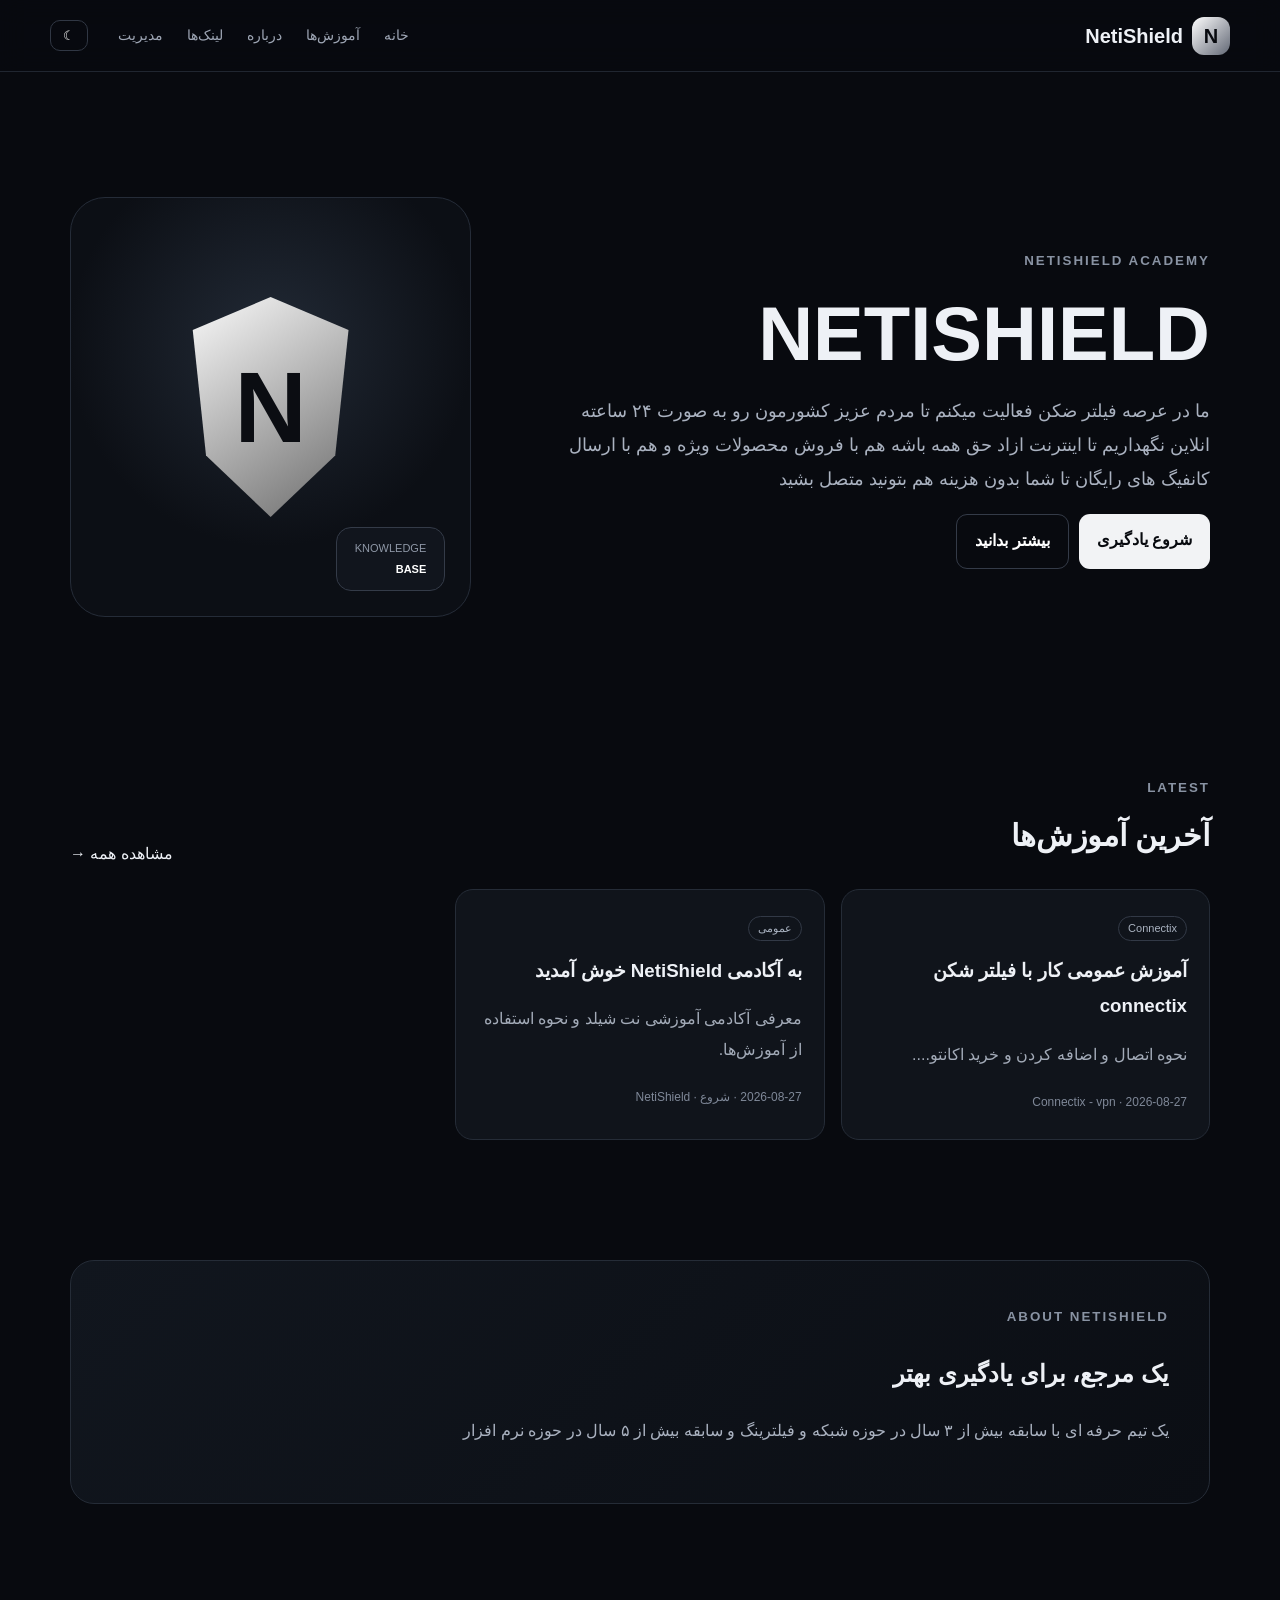
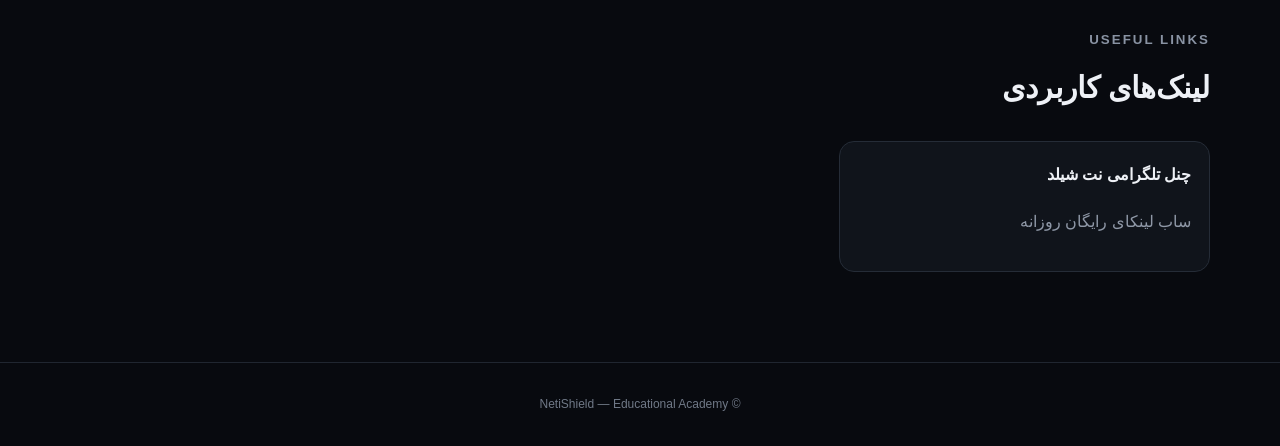
<file: index.html>
<!doctype html><html lang="fa" dir="rtl"><head><meta charset="utf-8"><meta name="viewport" content="width=device-width,initial-scale=1"><meta name="description" content="آکادمی آموزشی NetiShield"><meta property="og:title" content="NetiShield"><meta property="og:description" content="آکادمی آموزشی نت شیلد"><title>NetiShield | آکادمی آموزشی</title><link rel="stylesheet" href="style.css"><script src="config.js"></script></head><body>
<header class="nav"><a class="logo" href="index.html"><span>N</span>NetiShield</a><nav><a href="index.html">خانه</a><a href="articles.html">آموزش‌ها</a><a href="#about">درباره</a><a href="#links">لینک‌ها</a><a href="admin.html">مدیریت</a></nav><button class="theme" id="theme">☾</button></header>
<main><section class="hero"><div><small>NETISHIELD ACADEMY</small><h1 id="heroTitle">دانش را ساده، مرتب و کاربردی یاد بگیر.</h1><p id="heroText">آکادمی آموزشی NetiShield برای آموزش‌های فنی، اینترنت، ابزارها و راهنماهای کاربردی.</p><div class="actions"><a class="btn" href="articles.html">شروع یادگیری</a><a class="btn secondary" href="#about">بیشتر بدانید</a></div></div><div class="visual"><div class="shield">N</div><div class="floating">KNOWLEDGE<br><b>BASE</b></div></div></section>
<section class="block"><div class="heading"><div><small>LATEST</small><h2>آخرین آموزش‌ها</h2></div><a href="articles.html">مشاهده همه →</a></div><div id="latest" class="cards"></div></section>
<section class="block" id="about"><div class="about"><small>ABOUT NETISHIELD</small><h2>یک مرجع، برای یادگیری بهتر</h2><p id="aboutText">NetiShield یک دانشنامه آموزشی مستقل است.</p></div></section>
<section class="block" id="links"><div class="heading"><div><small>USEFUL LINKS</small><h2>لینک‌های کاربردی</h2></div></div><div id="linksList" class="linkgrid"></div></section></main><footer>© NetiShield — Educational Academy</footer><script src="app.js"></script></body></html>
</file>
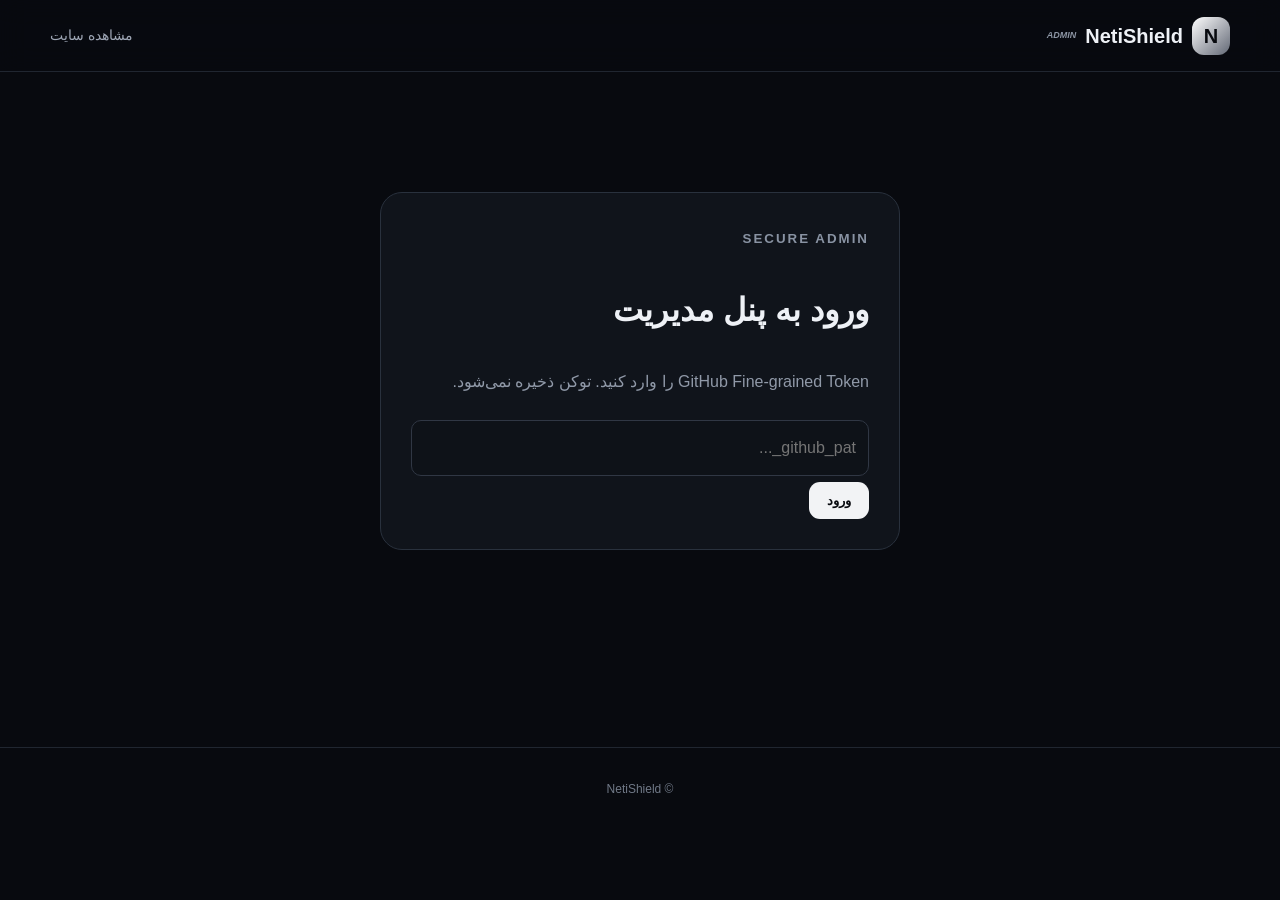
<file: admin.html>
<!doctype html><html lang="fa" dir="rtl"><head><meta charset="utf-8"><meta name="viewport" content="width=device-width,initial-scale=1"><title>مدیریت | NetiShield</title><link rel="stylesheet" href="style.css"><script src="config.js"></script></head><body><header class="nav"><a class="logo" href="index.html"><span>N</span>NetiShield <em>ADMIN</em></a><nav><a href="index.html">مشاهده سایت</a></nav></header><main class="container admin">
<section id="login" class="login"><small>SECURE ADMIN</small><h1>ورود به پنل مدیریت</h1><p>GitHub Fine-grained Token را وارد کنید. توکن ذخیره نمی‌شود.</p><input id="token" type="password" placeholder="github_pat_..."><button id="loginBtn" class="btn">ورود</button><div id="loginMsg"></div></section>
<section id="dash" hidden><div class="dashhead"><div><small>CONTROL CENTER</small><h1>پنل مدیریت NetiShield</h1></div><button id="logout" class="btn secondary">خروج</button></div><div class="stats"><div><b id="statArticles">0</b><span>مقاله</span></div><div><b id="statCats">0</b><span>دسته</span></div><div><b id="statLinks">0</b><span>لینک</span></div></div>
<div class="tabs"><button data-tab="articles" class="selected">مقالات</button><button data-tab="categories">دسته‌ها</button><button data-tab="links">لینک‌ها</button><button data-tab="settings">تنظیمات</button></div>
<div id="tab-articles" class="panel"><div class="heading"><h2>مدیریت مقالات</h2><button class="btn" id="newArticle">+ مقاله جدید</button></div><div class="editor"><div class="two"><input id="title" placeholder="عنوان"><input id="slug" placeholder="slug یکتا"></div><div class="two"><input id="category" placeholder="دسته‌بندی"><input id="tags" placeholder="تگ‌ها با کاما"></div><input id="cover" placeholder="URL تصویر کاور"><input id="excerpt" placeholder="خلاصه"><div class="mdgrid"><textarea id="content" placeholder="Markdown مقاله..."></textarea><div id="preview" class="preview"></div></div><label><input id="featured" type="checkbox"> مقاله ویژه</label><div class="actions"><button class="btn" id="saveArticle">ذخیره و انتشار</button><button class="btn secondary" id="cancelEdit">لغو</button></div><div id="status"></div></div><input id="adminSearch" placeholder="جستجوی مقاله..."><div id="adminArticles"></div></div>
<div id="tab-categories" class="panel" hidden><h2>دسته‌بندی‌ها</h2><div class="inline"><input id="newCat" placeholder="دسته جدید"><button class="btn" id="addCat">افزودن</button></div><div id="catList"></div></div>
<div id="tab-links" class="panel" hidden><h2>لینک‌ها</h2><div class="two"><input id="linkTitle" placeholder="عنوان لینک"><input id="linkUrl" placeholder="https://..."></div><input id="linkDesc" placeholder="توضیح"><button class="btn" id="addLink">افزودن لینک</button><div id="linkListAdmin"></div></div>
<div id="tab-settings" class="panel" hidden><h2>تنظیمات سایت</h2><input id="setTitle" placeholder="عنوان"><input id="setHero" placeholder="عنوان اصلی"><textarea id="setText" placeholder="متن اصلی"></textarea><textarea id="setAbout" placeholder="درباره"></textarea><textarea id="setContact" placeholder="تماس"></textarea><button class="btn" id="saveSettings">ذخیره تنظیمات</button></div>
</section></main><footer>© NetiShield</footer><script src="admin.js"></script></body></html>
</file>
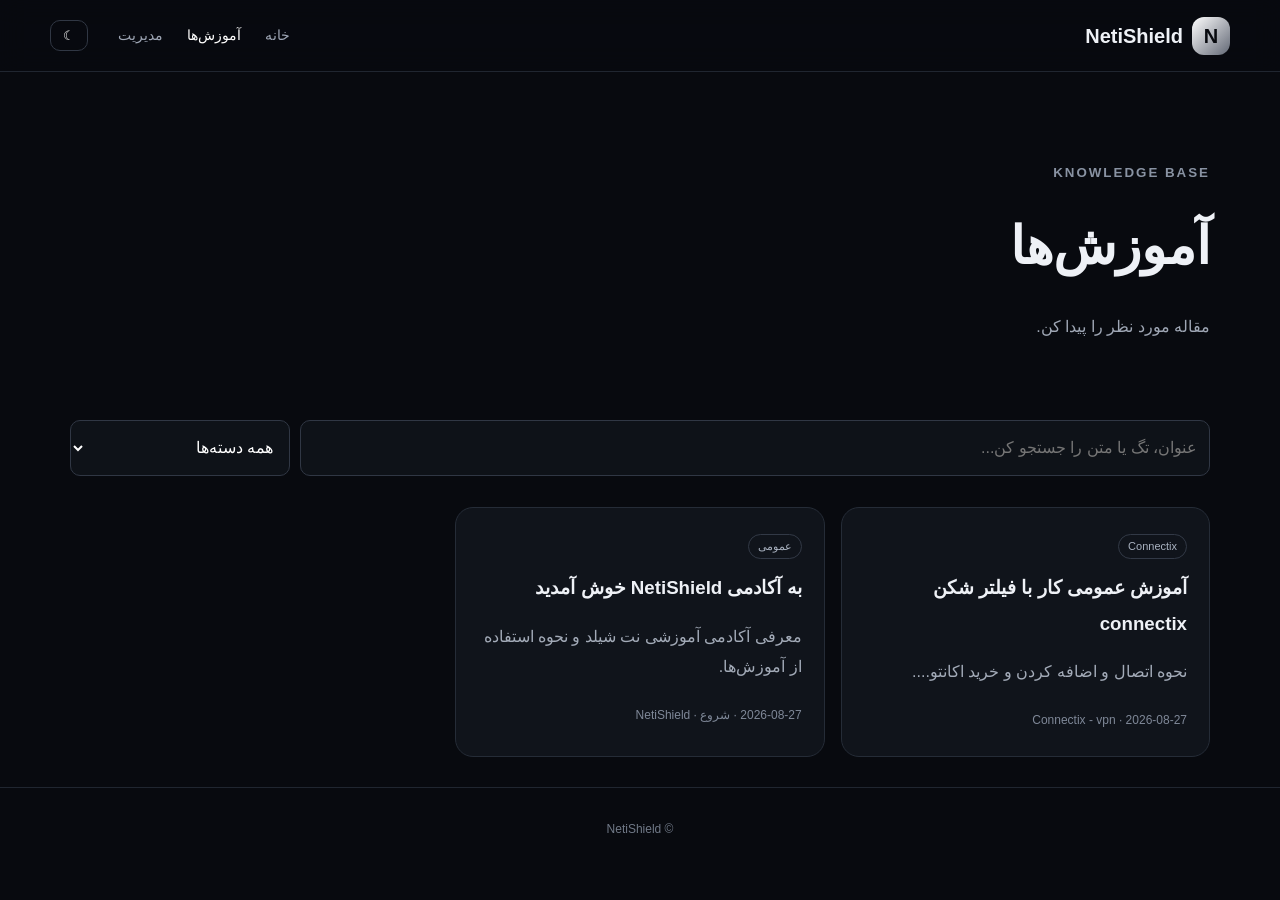
<file: articles.html>
<!doctype html><html lang="fa" dir="rtl"><head><meta charset="utf-8"><meta name="viewport" content="width=device-width,initial-scale=1"><title>آموزش‌ها | NetiShield</title><link rel="stylesheet" href="style.css"><script src="config.js"></script></head><body><header class="nav"><a class="logo" href="index.html"><span>N</span>NetiShield</a><nav><a href="index.html">خانه</a><a class="active" href="articles.html">آموزش‌ها</a><a href="admin.html">مدیریت</a></nav><button class="theme" id="theme">☾</button></header><main class="container"><section class="page"><small>KNOWLEDGE BASE</small><h1>آموزش‌ها</h1><p>مقاله مورد نظر را پیدا کن.</p></section><div class="filters"><input id="search" placeholder="عنوان، تگ یا متن را جستجو کن..."><select id="cat"><option value="">همه دسته‌ها</option></select></div><div id="articles" class="cards"></div></main><footer>© NetiShield</footer><script src="app.js"></script></body></html>
</file>
<file: style.css>
*{box-sizing:border-box}body{margin:0;background:#080a0f;color:#eef1f6;font-family:Tahoma,Arial,sans-serif;line-height:1.9}body.light{background:#f5f6f8;color:#14171d}a{text-decoration:none;color:inherit}.nav{height:72px;display:flex;align-items:center;gap:30px;padding:0 max(18px,calc((100% - 1180px)/2));border-bottom:1px solid #202630;position:sticky;top:0;z-index:9;background:#080a0fee;backdrop-filter:blur(14px)}.logo{font-size:20px;font-weight:900;margin-left:auto;display:flex;align-items:center;gap:9px}.logo span{width:38px;height:38px;display:grid;place-items:center;background:linear-gradient(135deg,#fff,#626875);color:#080a0f;border-radius:12px}.logo em{font-size:9px;color:#8d96a5}nav{display:flex;gap:24px;color:#9ea6b5;font-size:14px}nav a:hover,nav .active{color:#fff}.theme{border:1px solid #303744;background:none;color:#fff;border-radius:10px;padding:7px 12px;cursor:pointer}main{max-width:1180px;margin:auto;padding:30px 20px}.hero{min-height:610px;display:grid;grid-template-columns:1.25fr .75fr;align-items:center;gap:70px}.hero small,.page small,.block small,.login small,.dashhead small{letter-spacing:2px;font-weight:900;color:#8993a3}.hero h1{font-size:clamp(40px,6vw,76px);line-height:1.12;margin:15px 0}.hero p{font-size:18px;color:#aab2c0;max-width:690px}.actions{display:flex;gap:10px;flex-wrap:wrap}.btn{border:0;background:#f2f3f5;color:#080a0f;padding:11px 18px;border-radius:11px;font-weight:900;cursor:pointer}.btn.secondary{background:transparent;border:1px solid #343b48;color:#fff}.visual{height:420px;border:1px solid #252c38;border-radius:35px;background:radial-gradient(circle at 50% 35%,#222a36,#0c0f15 60%);position:relative;display:grid;place-items:center}.shield{width:190px;height:220px;clip-path:polygon(50% 0,91% 15%,84% 72%,50% 100%,16% 72%,9% 15%);background:linear-gradient(145deg,#fff,#666);color:#0b0d12;display:grid;place-items:center;font-size:100px;font-weight:900;box-shadow:0 30px 100px #000}.floating{position:absolute;bottom:25px;right:25px;background:#11151d;border:1px solid #343b48;border-radius:15px;padding:10px 18px;font-size:11px;color:#8f98a7}.floating b{color:#fff}.block{padding:60px 0}.heading{display:flex;justify-content:space-between;align-items:end;margin-bottom:20px}.heading h2{margin:5px 0;font-size:30px}.cards{display:grid;grid-template-columns:repeat(3,1fr);gap:16px}.card{border:1px solid #252c37;background:#10141b;border-radius:18px;padding:22px;transition:.2s}.card:hover{transform:translateY(-3px);border-color:#505968}.card h3{margin:10px 0}.card p{color:#a3abb8}.meta{color:#7f8898;font-size:12px}.tag{display:inline-block;border:1px solid #323946;border-radius:99px;padding:1px 9px;font-size:11px;color:#aab3c1}.about{padding:40px;border:1px solid #252c37;border-radius:24px;background:linear-gradient(135deg,#11161e,#0b0e14)}.about p{color:#aab2c0}.linkgrid{display:grid;grid-template-columns:repeat(3,1fr);gap:14px}.link{border:1px solid #252c37;border-radius:15px;padding:18px;background:#10141b}.link p{color:#8f98a7}.container{min-height:75vh}.page{padding:55px 0}.page h1{font-size:52px;margin:10px 0}.page p{color:#9fa7b5}.filters{display:flex;gap:10px;margin-bottom:25px}.filters input{flex:1}.filters select{max-width:220px}input,textarea,select{width:100%;padding:12px;border:1px solid #303744;border-radius:10px;background:#0e1218;color:#fff;font:inherit;outline:none;margin:6px 0}.article{max-width:850px;margin:auto;padding:60px 0}.article h1{font-size:52px;line-height:1.25}.article-body{font-size:18px;color:#d3d8e0}.article-body h2{margin-top:40px}.article-body pre{direction:ltr;text-align:left;background:#07090d;padding:18px;border-radius:12px;overflow:auto}.article-body code{background:#1b2029;padding:2px 5px;border-radius:5px}.login{max-width:520px;margin:90px auto;border:1px solid #29313d;background:#10141b;border-radius:22px;padding:30px}.login h1{font-size:32px}.login p{color:#9099a8}.dashhead{display:flex;justify-content:space-between;align-items:center}.stats{display:flex;gap:14px;margin:20px 0}.stats div{min-width:150px;padding:18px;border:1px solid #29313d;background:#10141b;border-radius:16px}.stats b{font-size:28px;display:block}.stats span{color:#8e97a5}.tabs{display:flex;gap:7px;overflow:auto;margin:25px 0}.tabs button{background:#10141b;border:1px solid #303744;color:#aeb6c4;padding:10px 15px;border-radius:9px;cursor:pointer}.tabs button.selected{background:#fff;color:#080a0f}.panel{border:1px solid #29313d;background:#10141b;border-radius:20px;padding:24px;margin-bottom:30px}.two{display:grid;grid-template-columns:1fr 1fr;gap:10px}.editor{border-bottom:1px solid #29313d;padding-bottom:25px;margin-bottom:20px}.mdgrid{display:grid;grid-template-columns:1fr 1fr;gap:10px}.mdgrid textarea{min-height:330px;direction:ltr;text-align:left;font-family:monospace}.preview{border:1px solid #303744;border-radius:10px;padding:18px;min-height:330px;overflow:auto;background:#0a0d12}.admin-item,.rowitem{display:flex;justify-content:space-between;gap:15px;align-items:center;padding:15px 0;border-bottom:1px solid #262d38}.admin-actions{display:flex;gap:6px}.admin-actions button{border:1px solid #303744;background:#171c24;color:#fff;padding:7px 10px;border-radius:8px;cursor:pointer}.inline{display:flex;gap:8px}.inline .btn{margin:6px 0;white-space:nowrap}footer{border-top:1px solid #202630;text-align:center;padding:30px;color:#707987;font-size:12px}@media(max-width:800px){nav{display:none}.hero{grid-template-columns:1fr;gap:20px}.visual{height:330px}.cards,.linkgrid{grid-template-columns:1fr}.two,.mdgrid{grid-template-columns:1fr}.page h1,.article h1{font-size:38px}.stats{flex-wrap:wrap}.stats div{flex:1;min-width:100px}.filters{flex-direction:column}.filters select{max-width:none}.admin-item,.rowitem{align-items:flex-start;flex-direction:column}}
</file>
